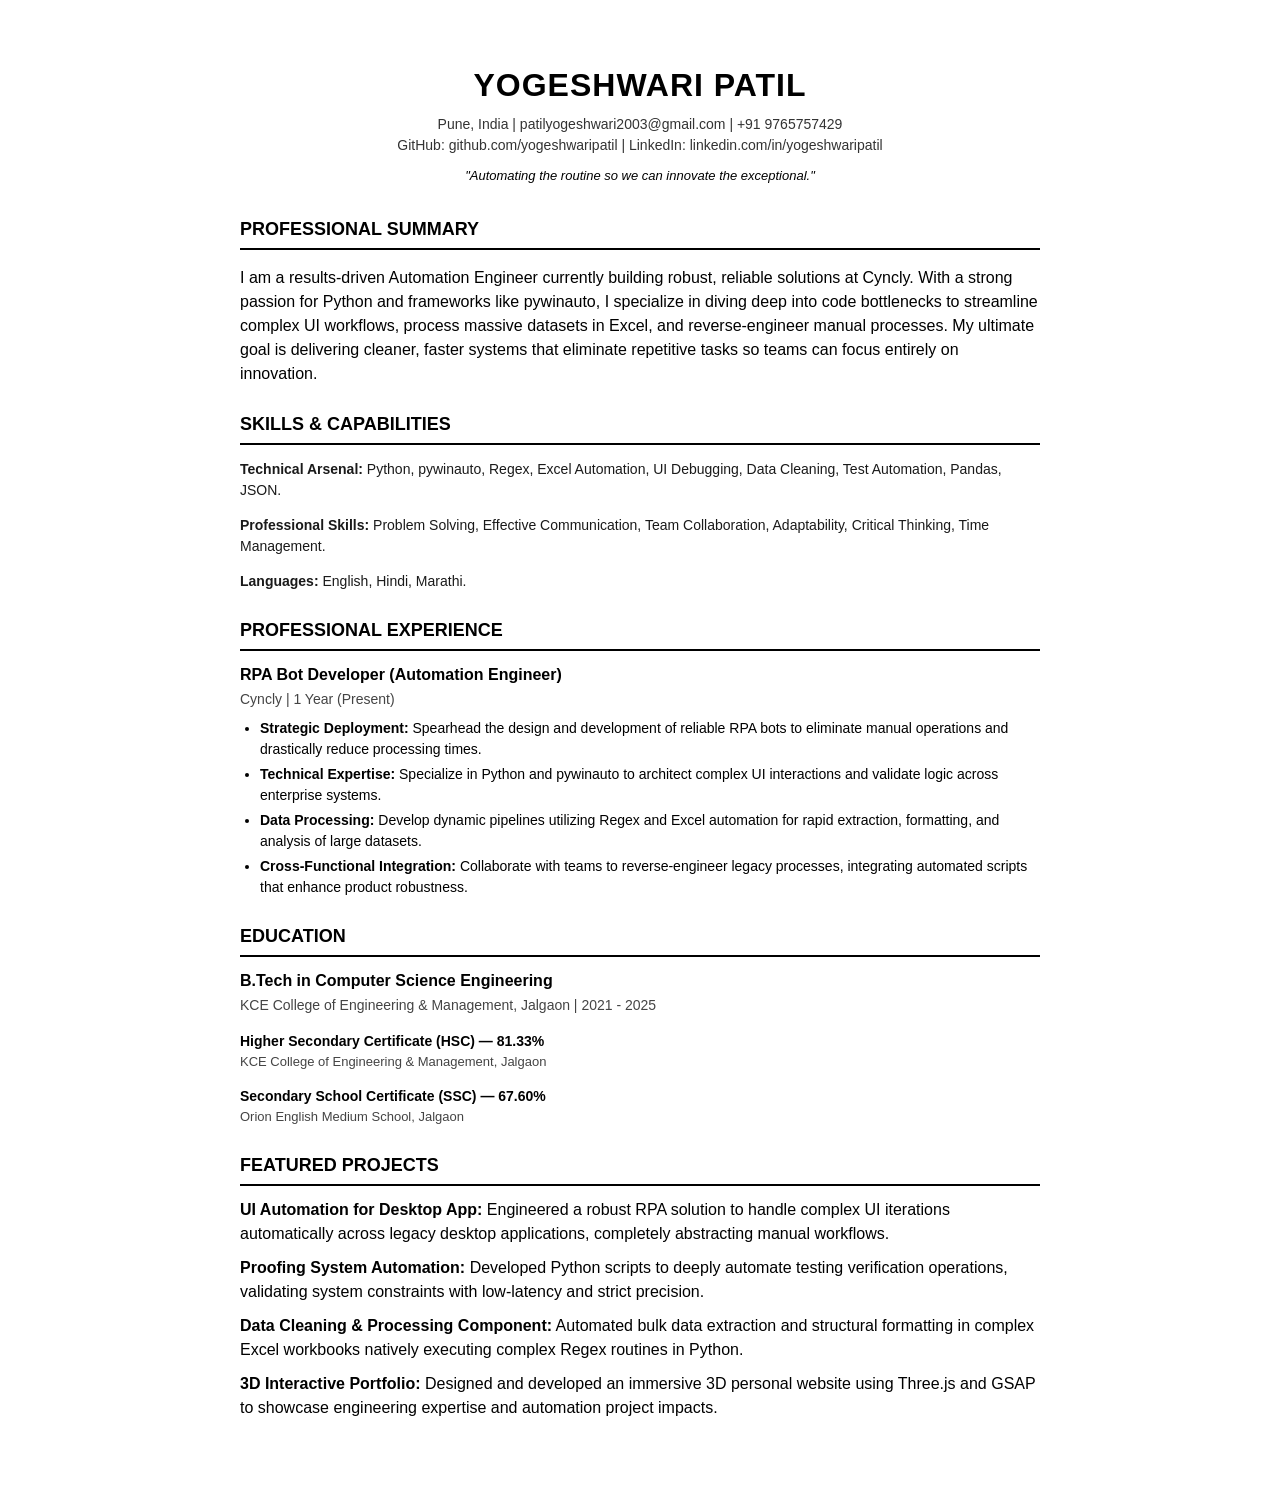
<file: resume.html>
<!DOCTYPE html>
<html lang="en">
<head>
    <meta charset="UTF-8">
    <meta name="viewport" content="width=device-width, initial-scale=1.0">
    <title>Yogeshwari Patil - Resume</title>
    <style>
        body {
            background: #fff;
            color: #000;
            padding: 40px;
            font-family: 'Inter', -apple-system, BlinkMacSystemFont, "Segoe UI", Roboto, sans-serif;
            line-height: 1.5;
            max-width: 800px;
            margin: 0 auto;
        }
        .header {
            text-align: center;
            margin-bottom: 30px;
        }
        .header h1 {
            font-size: 32px;
            margin-bottom: 5px;
            font-weight: 800;
            text-transform: uppercase;
            letter-spacing: 1px;
        }
        .contact-info {
            font-size: 14px;
            color: #333;
        }
        .section {
            margin-bottom: 25px;
        }
        .section-title {
            font-size: 18px;
            border-bottom: 2px solid #000;
            padding-bottom: 5px;
            margin-bottom: 12px;
            font-weight: 700;
            text-transform: uppercase;
        }
        .summary p, .skills p, .experience p, .projects p {
            font-size: 14px;
            color: #1a1a1a;
        }
        .experience-item {
            margin-bottom: 15px;
        }
        .job-title {
            font-size: 16px;
            font-weight: 700;
            margin-bottom: 2px;
        }
        .company-info {
            font-size: 14px;
            font-weight: 500;
            color: #444;
            margin-bottom: 8px;
        }
        ul {
            padding-left: 20px;
            margin: 5px 0;
        }
        li {
            font-size: 14px;
            margin-bottom: 4px;
        }
        .project-item {
            margin-bottom: 10px;
        }
        @media print {
            body { padding: 20px; }
            .header h1 { font-size: 28px; }
        }
    </style>
    <script>
        window.onload = function() {
            setTimeout(() => {
                window.print();
            }, 300);
        };
    </script>
</head>
<body>
    <div class="header">
        <h1>Yogeshwari Patil</h1>
        <div class="contact-info">
            Pune, India | patilyogeshwari2003@gmail.com | +91 9765757429<br>
            GitHub: github.com/yogeshwaripatil | LinkedIn: linkedin.com/in/yogeshwaripatil
        </div>
        <p style="font-style: italic; font-size: 13px; margin-top: 10px;">"Automating the routine so we can innovate the exceptional."</p>
    </div>

    <div class="section">
        <div class="section-title">Professional Summary</div>
        <p>I am a results-driven Automation Engineer currently building robust, reliable solutions at Cyncly. With a strong passion for Python and frameworks like pywinauto, I specialize in diving deep into code bottlenecks to streamline complex UI workflows, process massive datasets in Excel, and reverse-engineer manual processes. My ultimate goal is delivering cleaner, faster systems that eliminate repetitive tasks so teams can focus entirely on innovation.</p>
    </div>

    <div class="section">
        <div class="section-title">Skills & Capabilities</div>
        <div class="skills">
            <p><strong>Technical Arsenal:</strong> Python, pywinauto, Regex, Excel Automation, UI Debugging, Data Cleaning, Test Automation, Pandas, JSON.</p>
            <p><strong>Professional Skills:</strong> Problem Solving, Effective Communication, Team Collaboration, Adaptability, Critical Thinking, Time Management.</p>
            <p><strong>Languages:</strong> English, Hindi, Marathi.</p>
        </div>
    </div>

    <div class="section">
        <div class="section-title">Professional Experience</div>
        <div class="experience-item">
            <div class="job-title">RPA Bot Developer (Automation Engineer)</div>
            <div class="company-info">Cyncly | 1 Year (Present)</div>
            <ul>
                <li><strong>Strategic Deployment:</strong> Spearhead the design and development of reliable RPA bots to eliminate manual operations and drastically reduce processing times.</li>
                <li><strong>Technical Expertise:</strong> Specialize in Python and pywinauto to architect complex UI interactions and validate logic across enterprise systems.</li>
                <li><strong>Data Processing:</strong> Develop dynamic pipelines utilizing Regex and Excel automation for rapid extraction, formatting, and analysis of large datasets.</li>
                <li><strong>Cross-Functional Integration:</strong> Collaborate with teams to reverse-engineer legacy processes, integrating automated scripts that enhance product robustness.</li>
            </ul>
        </div>
    </div>

    <div class="section">
        <div class="section-title">Education</div>
        <div class="experience-item">
            <div class="job-title">B.Tech in Computer Science Engineering</div>
            <div class="company-info">KCE College of Engineering & Management, Jalgaon | 2021 - 2025</div>
        </div>
        <div class="experience-item">
            <div style="font-size: 14px; font-weight: 700;">Higher Secondary Certificate (HSC) — 81.33%</div>
            <div style="font-size: 13px; color: #444;">KCE College of Engineering & Management, Jalgaon</div>
        </div>
        <div class="experience-item" style="margin-bottom: 0;">
            <div style="font-size: 14px; font-weight: 700;">Secondary School Certificate (SSC) — 67.60%</div>
            <div style="font-size: 13px; color: #444;">Orion English Medium School, Jalgaon</div>
        </div>
    </div>

    <div class="section">
        <div class="section-title">Featured Projects</div>
        <div class="project-item">
            <strong>UI Automation for Desktop App:</strong> Engineered a robust RPA solution to handle complex UI iterations automatically across legacy desktop applications, completely abstracting manual workflows.
        </div>
        <div class="project-item">
            <strong>Proofing System Automation:</strong> Developed Python scripts to deeply automate testing verification operations, validating system constraints with low-latency and strict precision.
        </div>
        <div class="project-item">
            <strong>Data Cleaning & Processing Component:</strong> Automated bulk data extraction and structural formatting in complex Excel workbooks natively executing complex Regex routines in Python.
        </div>
        <div class="project-item">
            <strong>3D Interactive Portfolio:</strong> Designed and developed an immersive 3D personal website using Three.js and GSAP to showcase engineering expertise and automation project impacts.
        </div>
    </div>
</body>
</html>
</file>
